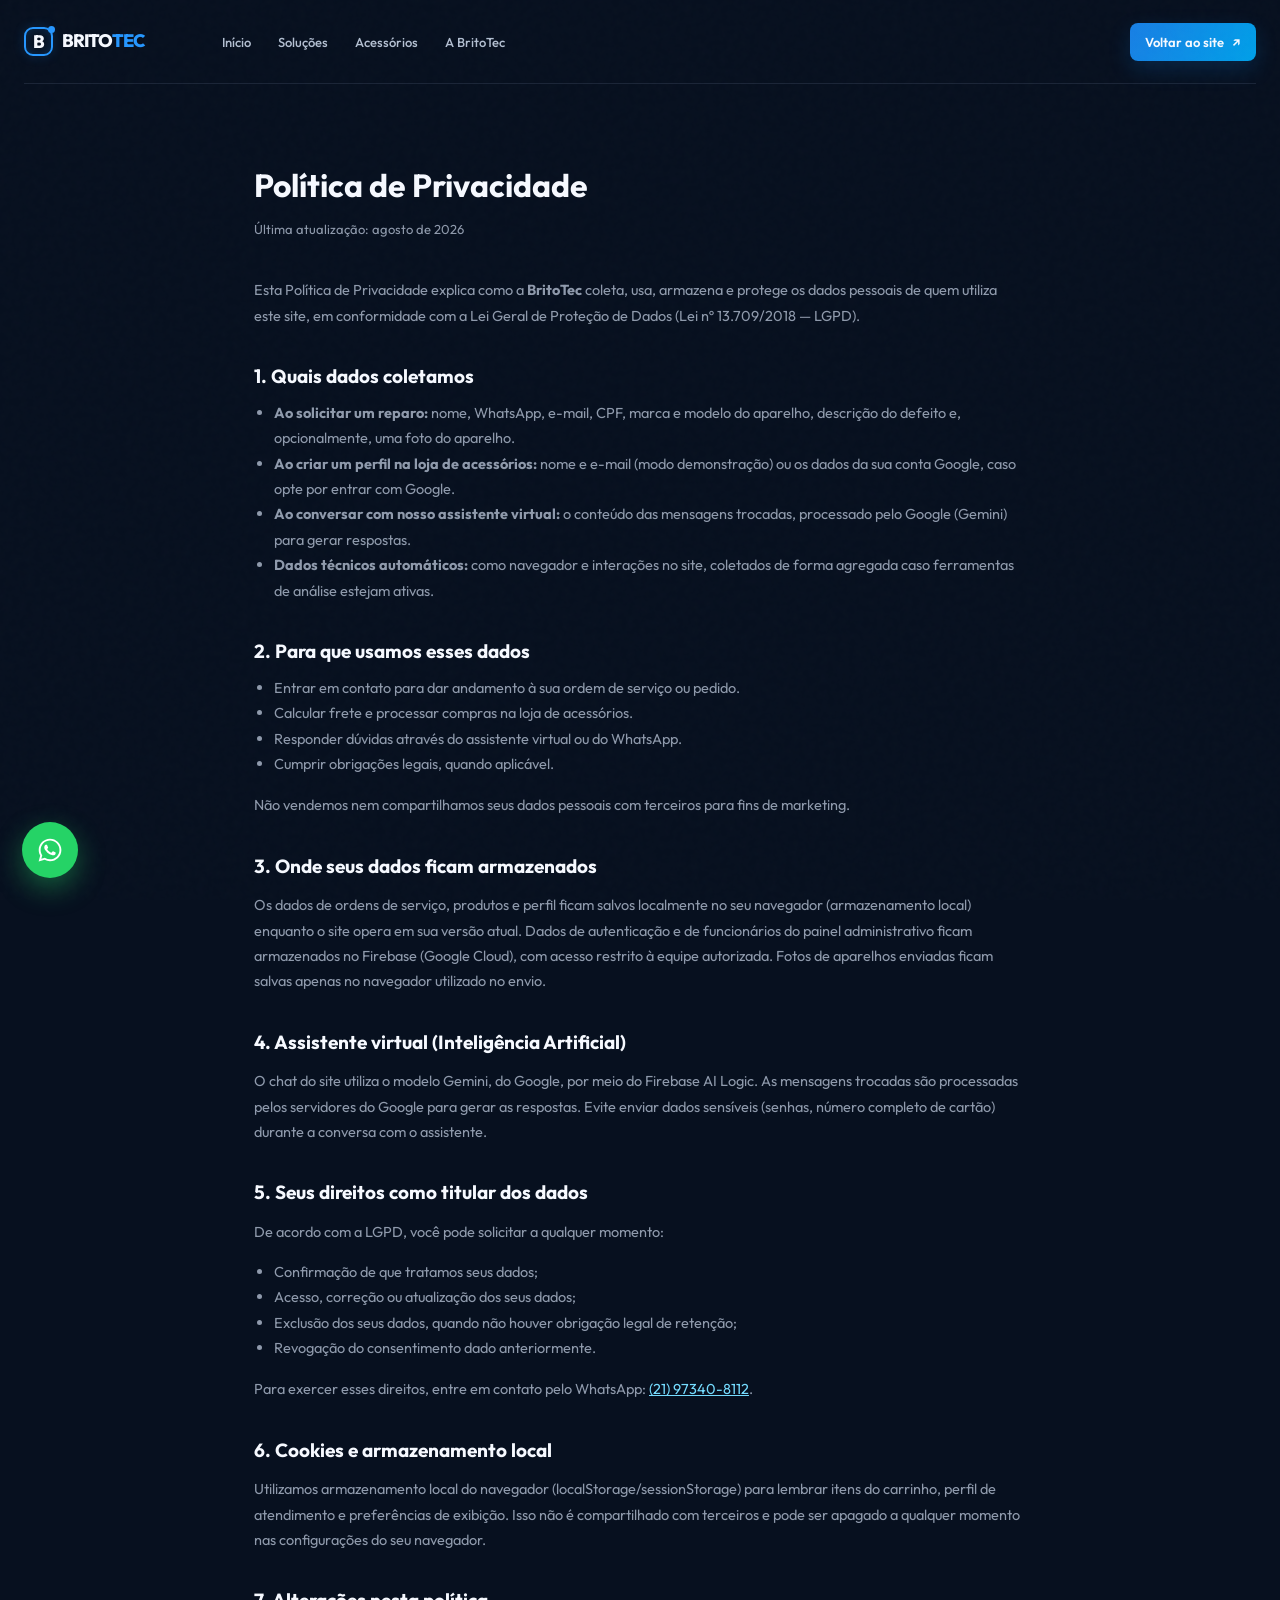
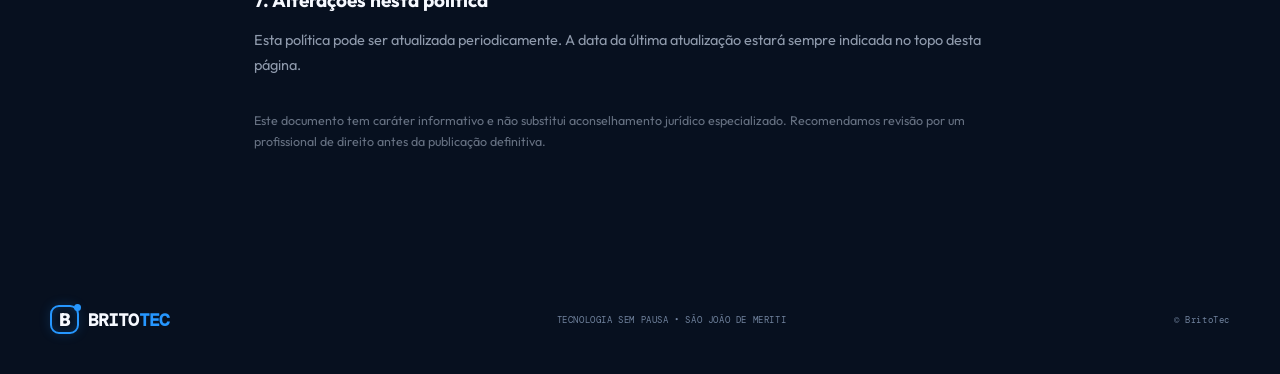
<file: privacidade.html>
<!doctype html>
<html lang="pt-BR">
  <head>
    <meta charset="UTF-8" />
    <meta name="viewport" content="width=device-width, initial-scale=1.0" />
    <meta name="theme-color" content="#07101f" />
    <title>Política de Privacidade — BritoTec</title>
    <meta name="description" content="Como a BritoTec coleta, usa e protege os dados pessoais dos clientes, em conformidade com a LGPD." />
    <link rel="canonical" href="https://britoisaque.github.io/privacidade.html" />
    <link rel="icon" href="favicon.svg" type="image/svg+xml" />
    <link rel="stylesheet" href="css/style.css" />
  </head>
  <body data-page="privacidade">
    <div class="page-noise"></div>
    <header class="site-header">
      <a class="brand" href="index.html"><span class="brand-mark">B<span></span></span><span><strong>BRITO</strong><em>TEC</em></span></a>
      <button class="menu-toggle" aria-label="Abrir menu" aria-expanded="false"><i></i><i></i></button>
      <nav class="main-nav">
        <a href="index.html">Início</a>
        <a href="index.html#solucoes">Soluções</a>
        <a href="acessorios.html">Acessórios</a>
        <a href="index.html#sobre">A BritoTec</a>
      </nav>
      <div class="header-actions"><a class="header-cta" href="index.html">Voltar ao site <span>↗</span></a></div>
    </header>

    <main class="legal-page">
      <h1>Política de Privacidade</h1>
      <p class="legal-updated">Última atualização: agosto de 2026</p>

      <p>Esta Política de Privacidade explica como a <strong>BritoTec</strong> coleta, usa, armazena e protege os dados pessoais de quem utiliza este site, em conformidade com a Lei Geral de Proteção de Dados (Lei nº 13.709/2018 — LGPD).</p>

      <h2>1. Quais dados coletamos</h2>
      <ul>
        <li><strong>Ao solicitar um reparo:</strong> nome, WhatsApp, e-mail, CPF, marca e modelo do aparelho, descrição do defeito e, opcionalmente, uma foto do aparelho.</li>
        <li><strong>Ao criar um perfil na loja de acessórios:</strong> nome e e-mail (modo demonstração) ou os dados da sua conta Google, caso opte por entrar com Google.</li>
        <li><strong>Ao conversar com nosso assistente virtual:</strong> o conteúdo das mensagens trocadas, processado pelo Google (Gemini) para gerar respostas.</li>
        <li><strong>Dados técnicos automáticos:</strong> como navegador e interações no site, coletados de forma agregada caso ferramentas de análise estejam ativas.</li>
      </ul>

      <h2>2. Para que usamos esses dados</h2>
      <ul>
        <li>Entrar em contato para dar andamento à sua ordem de serviço ou pedido.</li>
        <li>Calcular frete e processar compras na loja de acessórios.</li>
        <li>Responder dúvidas através do assistente virtual ou do WhatsApp.</li>
        <li>Cumprir obrigações legais, quando aplicável.</li>
      </ul>
      <p>Não vendemos nem compartilhamos seus dados pessoais com terceiros para fins de marketing.</p>

      <h2>3. Onde seus dados ficam armazenados</h2>
      <p>Os dados de ordens de serviço, produtos e perfil ficam salvos localmente no seu navegador (armazenamento local) enquanto o site opera em sua versão atual. Dados de autenticação e de funcionários do painel administrativo ficam armazenados no Firebase (Google Cloud), com acesso restrito à equipe autorizada. Fotos de aparelhos enviadas ficam salvas apenas no navegador utilizado no envio.</p>

      <h2>4. Assistente virtual (Inteligência Artificial)</h2>
      <p>O chat do site utiliza o modelo Gemini, do Google, por meio do Firebase AI Logic. As mensagens trocadas são processadas pelos servidores do Google para gerar as respostas. Evite enviar dados sensíveis (senhas, número completo de cartão) durante a conversa com o assistente.</p>

      <h2>5. Seus direitos como titular dos dados</h2>
      <p>De acordo com a LGPD, você pode solicitar a qualquer momento:</p>
      <ul>
        <li>Confirmação de que tratamos seus dados;</li>
        <li>Acesso, correção ou atualização dos seus dados;</li>
        <li>Exclusão dos seus dados, quando não houver obrigação legal de retenção;</li>
        <li>Revogação do consentimento dado anteriormente.</li>
      </ul>
      <p>Para exercer esses direitos, entre em contato pelo WhatsApp: <a data-whatsapp-link href="#" style="color:var(--electric)"><span data-whatsapp-display>(21) 99999-9999</span></a>.</p>

      <h2>6. Cookies e armazenamento local</h2>
      <p>Utilizamos armazenamento local do navegador (localStorage/sessionStorage) para lembrar itens do carrinho, perfil de atendimento e preferências de exibição. Isso não é compartilhado com terceiros e pode ser apagado a qualquer momento nas configurações do seu navegador.</p>

      <h2>7. Alterações nesta política</h2>
      <p>Esta política pode ser atualizada periodicamente. A data da última atualização estará sempre indicada no topo desta página.</p>

      <p style="margin-top:32px;font-size:12.5px;opacity:.7">Este documento tem caráter informativo e não substitui aconselhamento jurídico especializado. Recomendamos revisão por um profissional de direito antes da publicação definitiva.</p>
    </main>

    <footer class="site-footer section-shell"><a class="brand" href="index.html"><span class="brand-mark">B<span></span></span><span><strong>BRITO</strong><em>TEC</em></span></a><p>TECNOLOGIA SEM PAUSA • SÃO JOÃO DE MERITI</p><p>© <span data-current-year></span> BritoTec</p></footer>

    <a class="whatsapp-float" data-whatsapp-link href="#" aria-label="Falar no WhatsApp" target="_blank" rel="noopener">
      <svg viewBox="0 0 448 512"><path d="M380.9 97.1C339 55.1 283.2 32 223.9 32c-122.4 0-222 99.6-222 222 0 39.1 10.2 77.3 29.6 111L0 480l117.7-30.9c32.4 17.7 68.9 27 106.1 27h.1c122.3 0 224.1-99.6 224.1-222 0-59.3-25.2-115-67.1-157zm-157 341.6c-33.2 0-65.7-8.9-94-25.7l-6.7-4-69.8 18.3L72 359.2l-4.4-7c-18.5-29.4-28.2-63.3-28.2-98.2 0-101.7 82.8-184.5 184.6-184.5 49.3 0 95.6 19.2 130.4 54.1 34.8 34.9 56.2 81.2 56.1 130.5 0 101.8-84.9 184.6-186.6 184.6zm101.2-138.2c-5.5-2.8-32.8-16.2-37.9-18-5.1-1.9-8.8-2.8-12.5 2.8-3.7 5.6-14.3 18-17.6 21.8-3.2 3.7-6.5 4.2-12 1.4-32.6-16.3-54-29.1-75.5-66-5.7-9.8 5.7-9.1 16.3-30.3 1.8-3.7.9-6.9-.5-9.7-1.4-2.8-12.5-30.1-17.1-41.2-4.5-10.8-9.1-9.3-12.5-9.5-3.2-.2-6.9-.2-10.6-.2-3.7 0-9.7 1.4-14.8 6.9-5.1 5.6-19.4 19-19.4 46.3 0 27.3 19.9 53.7 22.6 57.4 2.8 3.7 39.1 59.7 94.8 83.8 35.2 15.2 49 16.5 66.6 13.9 10.7-1.6 32.8-13.4 37.4-26.4 4.6-13 4.6-24.1 3.2-26.4-1.3-2.5-5-3.9-10.5-6.6z"/></svg>
    </a>
    <script src="js/site-config.js"></script>
    <script src="js/site-contact.js"></script>
  </body>
</html>
</file>
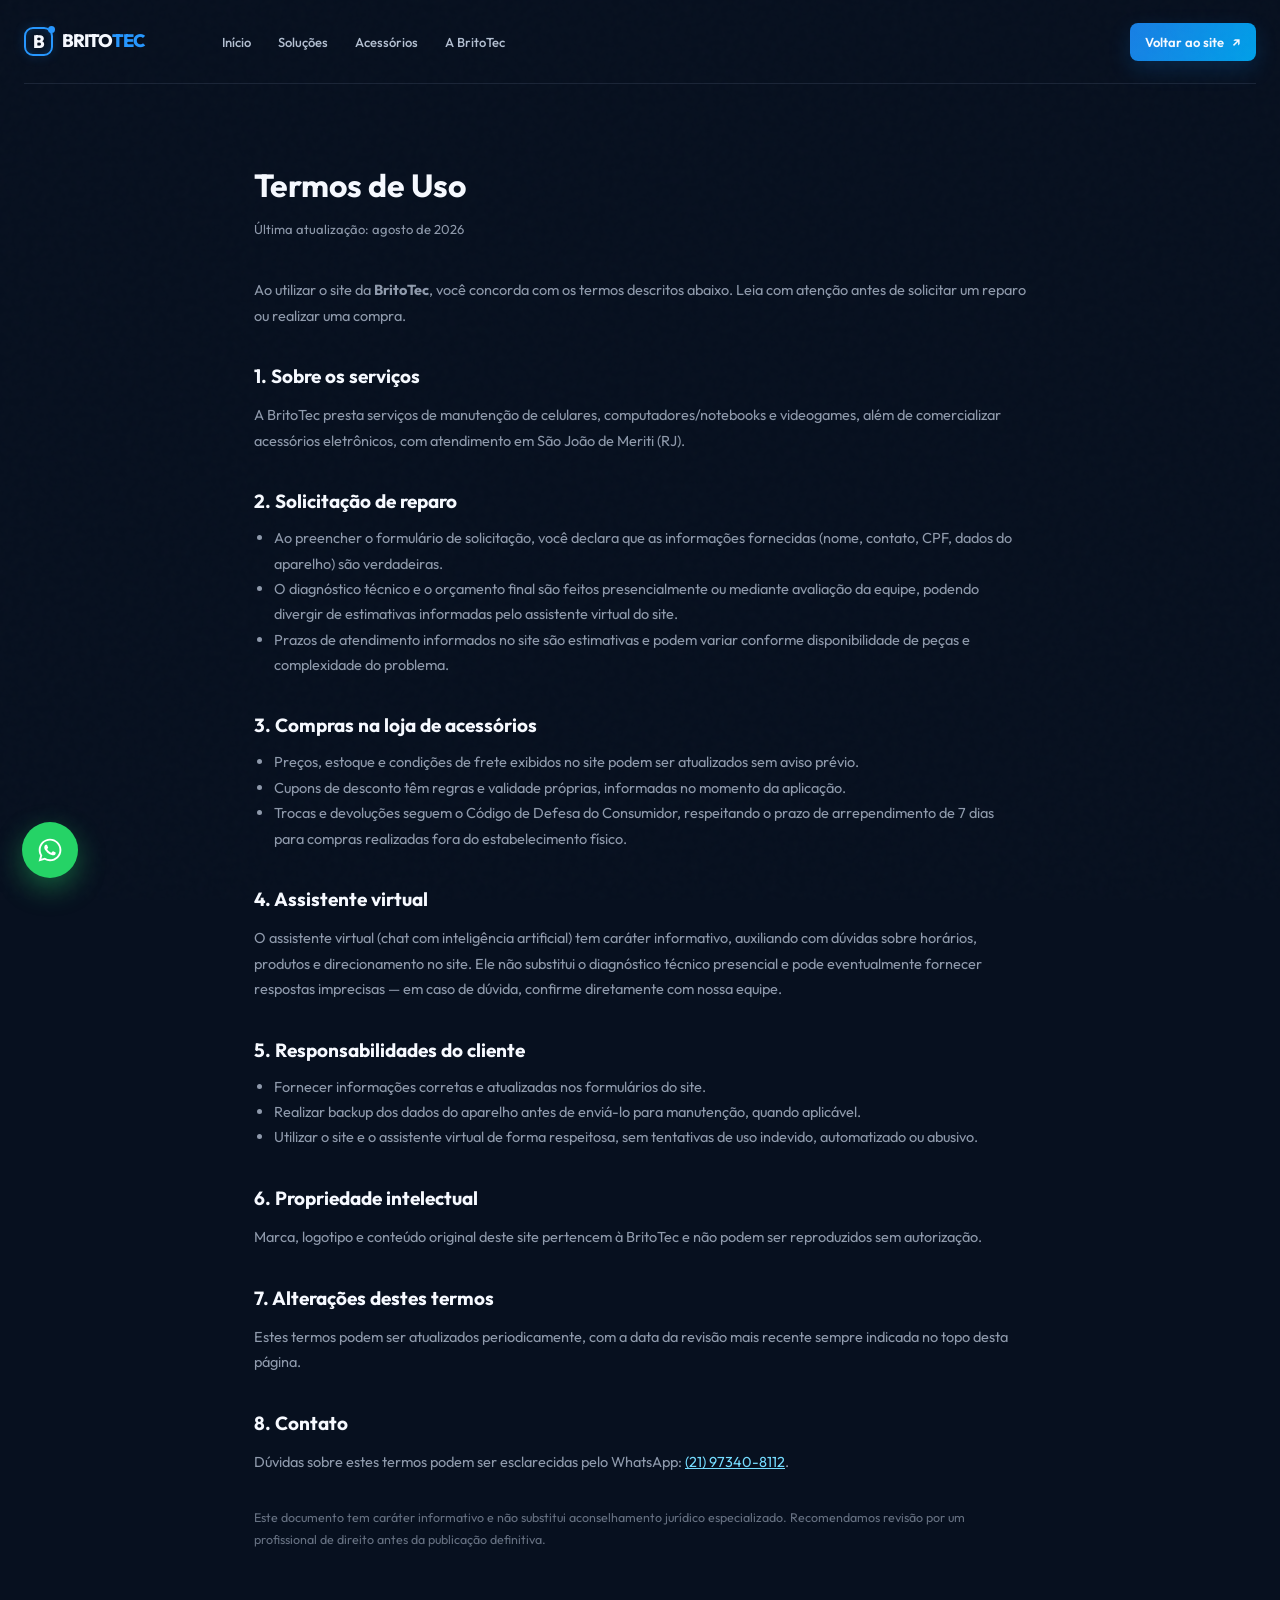
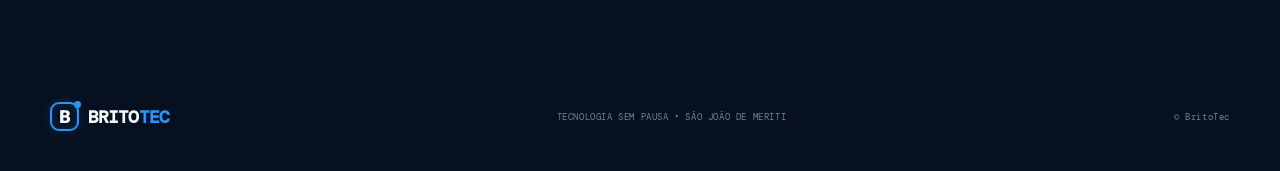
<file: termos.html>
<!doctype html>
<html lang="pt-BR">
  <head>
    <meta charset="UTF-8" />
    <meta name="viewport" content="width=device-width, initial-scale=1.0" />
    <meta name="theme-color" content="#07101f" />
    <title>Termos de Uso — BritoTec</title>
    <meta name="description" content="Condições de uso do site, serviços de reparo e loja de acessórios da BritoTec." />
    <link rel="canonical" href="https://britoisaque.github.io/termos.html" />
    <link rel="icon" href="favicon.svg" type="image/svg+xml" />
    <link rel="stylesheet" href="css/style.css" />
  </head>
  <body data-page="termos">
    <div class="page-noise"></div>
    <header class="site-header">
      <a class="brand" href="index.html"><span class="brand-mark">B<span></span></span><span><strong>BRITO</strong><em>TEC</em></span></a>
      <button class="menu-toggle" aria-label="Abrir menu" aria-expanded="false"><i></i><i></i></button>
      <nav class="main-nav">
        <a href="index.html">Início</a>
        <a href="index.html#solucoes">Soluções</a>
        <a href="acessorios.html">Acessórios</a>
        <a href="index.html#sobre">A BritoTec</a>
      </nav>
      <div class="header-actions"><a class="header-cta" href="index.html">Voltar ao site <span>↗</span></a></div>
    </header>

    <main class="legal-page">
      <h1>Termos de Uso</h1>
      <p class="legal-updated">Última atualização: agosto de 2026</p>

      <p>Ao utilizar o site da <strong>BritoTec</strong>, você concorda com os termos descritos abaixo. Leia com atenção antes de solicitar um reparo ou realizar uma compra.</p>

      <h2>1. Sobre os serviços</h2>
      <p>A BritoTec presta serviços de manutenção de celulares, computadores/notebooks e videogames, além de comercializar acessórios eletrônicos, com atendimento em São João de Meriti (RJ).</p>

      <h2>2. Solicitação de reparo</h2>
      <ul>
        <li>Ao preencher o formulário de solicitação, você declara que as informações fornecidas (nome, contato, CPF, dados do aparelho) são verdadeiras.</li>
        <li>O diagnóstico técnico e o orçamento final são feitos presencialmente ou mediante avaliação da equipe, podendo divergir de estimativas informadas pelo assistente virtual do site.</li>
        <li>Prazos de atendimento informados no site são estimativas e podem variar conforme disponibilidade de peças e complexidade do problema.</li>
      </ul>

      <h2>3. Compras na loja de acessórios</h2>
      <ul>
        <li>Preços, estoque e condições de frete exibidos no site podem ser atualizados sem aviso prévio.</li>
        <li>Cupons de desconto têm regras e validade próprias, informadas no momento da aplicação.</li>
        <li>Trocas e devoluções seguem o Código de Defesa do Consumidor, respeitando o prazo de arrependimento de 7 dias para compras realizadas fora do estabelecimento físico.</li>
      </ul>

      <h2>4. Assistente virtual</h2>
      <p>O assistente virtual (chat com inteligência artificial) tem caráter informativo, auxiliando com dúvidas sobre horários, produtos e direcionamento no site. Ele não substitui o diagnóstico técnico presencial e pode eventualmente fornecer respostas imprecisas — em caso de dúvida, confirme diretamente com nossa equipe.</p>

      <h2>5. Responsabilidades do cliente</h2>
      <ul>
        <li>Fornecer informações corretas e atualizadas nos formulários do site.</li>
        <li>Realizar backup dos dados do aparelho antes de enviá-lo para manutenção, quando aplicável.</li>
        <li>Utilizar o site e o assistente virtual de forma respeitosa, sem tentativas de uso indevido, automatizado ou abusivo.</li>
      </ul>

      <h2>6. Propriedade intelectual</h2>
      <p>Marca, logotipo e conteúdo original deste site pertencem à BritoTec e não podem ser reproduzidos sem autorização.</p>

      <h2>7. Alterações destes termos</h2>
      <p>Estes termos podem ser atualizados periodicamente, com a data da revisão mais recente sempre indicada no topo desta página.</p>

      <h2>8. Contato</h2>
      <p>Dúvidas sobre estes termos podem ser esclarecidas pelo WhatsApp: <a data-whatsapp-link href="#" style="color:var(--electric)"><span data-whatsapp-display>(21) 99999-9999</span></a>.</p>

      <p style="margin-top:32px;font-size:12.5px;opacity:.7">Este documento tem caráter informativo e não substitui aconselhamento jurídico especializado. Recomendamos revisão por um profissional de direito antes da publicação definitiva.</p>
    </main>

    <footer class="site-footer section-shell"><a class="brand" href="index.html"><span class="brand-mark">B<span></span></span><span><strong>BRITO</strong><em>TEC</em></span></a><p>TECNOLOGIA SEM PAUSA • SÃO JOÃO DE MERITI</p><p>© <span data-current-year></span> BritoTec</p></footer>

    <a class="whatsapp-float" data-whatsapp-link href="#" aria-label="Falar no WhatsApp" target="_blank" rel="noopener">
      <svg viewBox="0 0 448 512"><path d="M380.9 97.1C339 55.1 283.2 32 223.9 32c-122.4 0-222 99.6-222 222 0 39.1 10.2 77.3 29.6 111L0 480l117.7-30.9c32.4 17.7 68.9 27 106.1 27h.1c122.3 0 224.1-99.6 224.1-222 0-59.3-25.2-115-67.1-157zm-157 341.6c-33.2 0-65.7-8.9-94-25.7l-6.7-4-69.8 18.3L72 359.2l-4.4-7c-18.5-29.4-28.2-63.3-28.2-98.2 0-101.7 82.8-184.5 184.6-184.5 49.3 0 95.6 19.2 130.4 54.1 34.8 34.9 56.2 81.2 56.1 130.5 0 101.8-84.9 184.6-186.6 184.6zm101.2-138.2c-5.5-2.8-32.8-16.2-37.9-18-5.1-1.9-8.8-2.8-12.5 2.8-3.7 5.6-14.3 18-17.6 21.8-3.2 3.7-6.5 4.2-12 1.4-32.6-16.3-54-29.1-75.5-66-5.7-9.8 5.7-9.1 16.3-30.3 1.8-3.7.9-6.9-.5-9.7-1.4-2.8-12.5-30.1-17.1-41.2-4.5-10.8-9.1-9.3-12.5-9.5-3.2-.2-6.9-.2-10.6-.2-3.7 0-9.7 1.4-14.8 6.9-5.1 5.6-19.4 19-19.4 46.3 0 27.3 19.9 53.7 22.6 57.4 2.8 3.7 39.1 59.7 94.8 83.8 35.2 15.2 49 16.5 66.6 13.9 10.7-1.6 32.8-13.4 37.4-26.4 4.6-13 4.6-24.1 3.2-26.4-1.3-2.5-5-3.9-10.5-6.6z"/></svg>
    </a>
    <script src="js/site-config.js"></script>
    <script src="js/site-contact.js"></script>
  </body>
</html>
</file>
<file: css/style.css>
@import url('https://fonts.googleapis.com/css2?family=DM+Mono:wght@400;500&family=Outfit:wght@400;500;600;700;800&display=swap');

/* Garante que qualquer elemento marcado como "hidden" fique realmente escondido,
   mesmo quando outra classe define display:grid/flex/block para ele. */
[hidden]{display:none!important}

:root{--ink:#07101f;--ink-2:#0d1930;--blue:#2697ff;--electric:#75dcff;--white:#f6f9ff;--muted:#8f9aac;--line:rgba(204,221,243,.16);--card:rgba(17,31,53,.63);--font:'Outfit',Arial,sans-serif;--mono:'DM Mono',monospace}*{box-sizing:border-box}html{scroll-behavior:smooth}body{margin:0;background:var(--ink);color:var(--white);font-family:var(--font);overflow-x:hidden}.page-noise{pointer-events:none;position:fixed;z-index:20;inset:0;opacity:.03;background-image:url("data:image/svg+xml,%3Csvg viewBox='0 0 180 180' xmlns='http://www.w3.org/2000/svg'%3E%3Cfilter id='n'%3E%3CfeTurbulence type='fractalNoise' baseFrequency='.7' numOctaves='3' stitchTiles='stitch'/%3E%3C/filter%3E%3Crect width='100%25' height='100%25' filter='url(%23n)' opacity='.6'/%3E%3C/svg%3E")}.section-shell{width:min(1180px,calc(100% - 48px));margin-inline:auto}.orbit{position:absolute;border:1px solid rgba(65,159,255,.16);width:630px;aspect-ratio:1;border-radius:50%;filter:drop-shadow(0 0 60px rgba(0,133,255,.08));pointer-events:none}.orbit-one{top:60px;right:-330px}.orbit-two{top:480px;left:-420px;width:740px}.site-header{height:84px;display:flex;align-items:center;gap:30px;width:min(1280px,calc(100% - 48px));margin:auto;position:relative;z-index:10;border-bottom:1px solid rgba(188,211,244,.11)}.brand{display:flex;align-items:center;gap:9px;color:var(--white);text-decoration:none;letter-spacing:-.9px;font-size:18px;line-height:.8}.brand strong{font-weight:800}.brand em{font-style:normal;color:var(--blue);font-weight:800}.brand-mark{width:29px;height:29px;border:2px solid var(--blue);border-radius:9px;display:grid;place-items:center;font:800 18px/1 var(--font);color:var(--white);position:relative;box-shadow:inset 0 0 11px rgba(32,145,255,.2),0 0 12px rgba(31,146,255,.18)}.brand-mark span{height:7px;width:7px;border-radius:50%;background:var(--blue);position:absolute;right:-4px;top:-3px}.main-nav{display:flex;gap:27px;margin-left:48px}.main-nav a,.profile-button,.cart-button{border:0;background:transparent;color:#b4c0d2;font:500 13px var(--font);text-decoration:none;transition:color .25s}.main-nav a:hover,.main-nav a.active{color:white}.header-actions{display:flex;align-items:center;gap:15px;margin-left:auto}.profile-button,.cart-button{cursor:pointer;display:flex;align-items:center;gap:7px;padding:8px 0}.profile-icon{color:var(--blue);font-size:14px}.header-cta{color:var(--white);font:600 13px var(--font);text-decoration:none;padding:11px 15px;border-radius:8px;background:linear-gradient(120deg,#197fe4,#00a0e8);box-shadow:0 8px 22px rgba(11,135,246,.18);transition:transform .2s}.header-cta:hover{transform:translateY(-2px)}.header-cta span{margin-left:5px}.cart-button{padding:9px 11px;border:1px solid var(--line);border-radius:8px;color:#e5edf9}.cart-button span{background:var(--blue);color:#07101f;border-radius:50%;font:bold 10px var(--mono);min-width:17px;height:17px;display:grid;place-items:center}.menu-toggle{display:none}

.hero{min-height:650px;display:grid;grid-template-columns:1.02fr .98fr;align-items:center;position:relative;padding-block:70px}.hero-copy{max-width:610px;position:relative;z-index:2}.eyebrow,.section-kicker{font:500 10px var(--mono);letter-spacing:1.5px;color:var(--electric);margin:0 0 19px}.eyebrow{color:#a9c1df;display:flex;align-items:center;gap:8px}.pulse-dot{width:7px;height:7px;background:#36e9aa;border-radius:50%;box-shadow:0 0 0 5px rgba(54,233,170,.12);animation:pulse 1.8s infinite}.hero h1,.shop-heading h1,.repair-intro h1{font-size:clamp(50px,6.3vw,82px);line-height:.93;letter-spacing:-4.2px;margin:0;font-weight:800}.hero h1 span,.story-copy h2 span,.section-heading h2 span,.repair-intro h1 span,.request-panel h2 span,.shop-heading h1 span,.shop-banner h2 span,.auth-modal h2 span{color:var(--blue)}.hero-copy>p{color:#aebbd0;font-size:17px;line-height:1.65;max-width:450px;margin:25px 0 29px}.hero-actions{display:flex;align-items:center;gap:13px}.button{border:0;text-decoration:none;cursor:pointer;font:600 14px var(--font);display:inline-flex;align-items:center;justify-content:center;gap:20px;padding:14px 19px;border-radius:8px;transition:transform .25s,box-shadow .25s}.button:hover{transform:translateY(-2px)}.button.primary{color:#061324;background:linear-gradient(100deg,#33a4ff,#69d9ff);box-shadow:0 10px 28px rgba(25,153,255,.24)}.button.primary span{font-size:19px;line-height:.5}.button.ghost{color:#d5e1f2;background:transparent;padding-inline:7px}.play-icon{height:23px;width:23px;border:1px solid #617491;display:grid;place-items:center;border-radius:50%;font-size:8px}.social-proof{display:flex;align-items:center;gap:13px;margin-top:50px}.avatar-stack{display:flex}.avatar-stack span{display:grid;place-items:center;width:26px;height:26px;border-radius:50%;border:2px solid var(--ink);margin-left:-7px;background:#526987;font:600 9px var(--mono);color:white}.avatar-stack span:first-child{margin:0;background:#d68865}.avatar-stack span:nth-child(2){background:#78a6a1}.avatar-stack span:nth-child(3){background:#846da4}.avatar-stack span:last-child{background:#2697ff}.social-proof p{font-size:11px;line-height:1.45;color:#8290a6;margin:0}.social-proof strong{color:#d3deed;font-weight:500}.hero-visual{height:485px;position:relative;perspective:900px}.visual-grid{position:absolute;inset:30px 0;background:linear-gradient(90deg,transparent 49.5%,rgba(99,171,251,.13) 50%,transparent 50.5%),linear-gradient(transparent 49.5%,rgba(99,171,251,.13) 50%,transparent 50.5%);background-size:54px 54px;mask-image:radial-gradient(circle,black 10%,transparent 69%);transform:rotateX(62deg) scale(1.3);transform-origin:center bottom}.glow-sphere{position:absolute;width:335px;height:335px;border-radius:50%;background:radial-gradient(circle,#1675d2 0%,rgba(6,50,111,.55) 32%,transparent 68%);filter:blur(10px);left:50%;top:90px;transform:translateX(-50%)}.tech-phone{width:224px;height:417px;border:8px solid #182945;background:#07101f;border-radius:32px;position:absolute;left:50%;top:18px;transform:translateX(-48%) rotate(7deg);box-shadow:-25px 25px 35px rgba(0,0,0,.38),inset 0 0 0 1px #3970a4,0 0 33px rgba(42,148,255,.23);animation:float 5.5s ease-in-out infinite}.phone-speaker{height:5px;width:58px;background:#263a59;border-radius:6px;position:absolute;top:8px;left:50%;transform:translateX(-50%);z-index:2}.phone-screen{margin:7px;height:387px;border-radius:22px;overflow:hidden;background:radial-gradient(circle at 78% 26%,#2059a5,transparent 32%),linear-gradient(135deg,#112a4b,#060e1c 70%);padding:18px 16px;position:relative}.screen-top{display:flex;justify-content:space-between;color:#b6dcff;font:8px var(--mono)}.screen-logo{font-size:82px;font-weight:800;color:#dff3ff;line-height:1;margin-top:57px;text-shadow:0 0 16px #39aaff}.screen-logo span{color:var(--blue)}.screen-line{height:3px;background:#68beff;width:77px;margin:18px 0 6px;box-shadow:0 0 7px #2495ff}.screen-line.short{width:48px;opacity:.4;margin-top:0}.screen-status{position:absolute;bottom:25px;left:16px;right:16px;border-top:1px solid rgba(123,188,246,.4);padding-top:9px;display:flex;justify-content:space-between;font:8px var(--mono);color:#90b9e2}.screen-status strong{color:#48d4ff}.scan-line{position:absolute;height:2px;background:white;opacity:.65;box-shadow:0 0 12px 3px #22a5ff;width:100%;left:0;top:25%;animation:scan 3s linear infinite}.floating-card{position:absolute;backdrop-filter:blur(12px);background:rgba(13,28,52,.67);border:1px solid rgba(136,198,255,.28);box-shadow:0 13px 33px rgba(0,0,0,.2);border-radius:11px;padding:14px;z-index:2}.floating-card small{font:9px var(--mono);display:block;color:#86bce9;letter-spacing:1.2px;margin-bottom:5px}.floating-card strong{font-size:14px;line-height:1.1;display:block}.card-symbol{color:#61c7ff;font-size:16px;float:right}.card-precision{top:85px;left:4%;width:137px;animation:float 6s .3s ease-in-out infinite}.card-speed{bottom:45px;right:0;width:145px;animation:float 6s 1.2s ease-in-out infinite}.card-speed i{display:block;font:9px var(--mono);color:#9fb4cf;margin-top:4px}.card-status{bottom:28px;left:21%;font:9px var(--mono);padding:8px 11px;color:#aac6e4}.status-light{display:inline-block;width:6px;height:6px;margin-right:6px;border-radius:50%;background:#36e9aa;box-shadow:0 0 7px #36e9aa}

.metrics{display:grid;grid-template-columns:repeat(3,1fr);gap:18px;padding:35px 0 60px;border-top:1px solid var(--line);position:relative}.metric{min-height:92px;border-right:1px solid var(--line);padding-left:25px;display:flex;align-items:center;gap:15px}.metric:first-child{padding-left:0}.metric:last-of-type{border:0}.metric strong{font-size:43px;letter-spacing:-2px;line-height:1}.metric strong span{color:var(--blue);font-size:21px}.metric p{color:#9cacc1;font-size:12px;line-height:1.35;margin:0}.metric-note{position:absolute;bottom:22px;right:0;color:#64758e;font-size:9px;margin:0}.services{padding:80px 0 100px}.section-heading{display:flex;justify-content:space-between;align-items:end;margin-bottom:36px}.section-heading h2,.story-copy h2,.shop-banner h2{font-size:43px;letter-spacing:-2px;line-height:.98;margin:0}.section-heading>p{width:330px;color:#9dabbe;line-height:1.55;font-size:14px;margin:0 10px 2px}.service-grid{display:grid;grid-template-columns:repeat(3,1fr);gap:16px}.service-card{min-height:323px;position:relative;overflow:hidden;text-decoration:none;color:var(--white);padding:25px;border:1px solid rgba(166,200,239,.14);background:linear-gradient(155deg,rgba(24,44,75,.82),rgba(10,20,37,.67));border-radius:11px;transition:transform .3s,border-color .3s,background .3s}.service-card:hover{transform:translateY(-8px);border-color:rgba(90,179,255,.65);background:linear-gradient(155deg,rgba(31,66,109,.9),rgba(10,20,37,.85))}.service-card.featured{background:linear-gradient(145deg,#104a85,#0b1f3b 73%)}.card-number{position:absolute;right:21px;top:20px;font:10px var(--mono);color:#7d9ec2}.service-icon{height:82px;width:82px;margin:11px 0 40px;position:relative;border:1px solid rgba(111,195,255,.45);background:rgba(48,150,255,.1);border-radius:20px;box-shadow:0 0 32px rgba(31,148,255,.13),inset 0 0 22px rgba(30,130,255,.12)}.service-icon:after{content:'';position:absolute;border:1px solid rgba(113,199,255,.4);inset:8px;border-radius:15px}.phone-icon i{position:absolute;width:29px;height:52px;border:2px solid #9ee4ff;border-radius:7px;left:25px;top:14px;z-index:1}.phone-icon i:after{content:'';width:9px;height:2px;background:#9ee4ff;position:absolute;left:8px;top:4px}.pc-icon i{z-index:1;position:absolute;width:44px;height:31px;border:2px solid #9ee4ff;border-radius:3px;top:19px;left:18px}.pc-icon i:after{content:'';position:absolute;width:25px;border-bottom:2px solid #9ee4ff;bottom:-11px;left:8px}.game-icon i{z-index:1;position:absolute;width:49px;height:29px;border:2px solid #9ee4ff;border-radius:17px 17px 12px 12px;top:25px;left:15px}.game-icon i:after{content:'+';font:bold 18px Arial;color:#9ee4ff;position:absolute;left:8px;top:2px}.service-card h3{font-size:25px;letter-spacing:-.6px;margin:0 0 8px}.service-card>p{font-size:13px;line-height:1.45;color:#a6b7cc;margin:0;max-width:220px}.card-link{position:absolute;bottom:24px;left:25px;font:500 12px var(--mono);color:#68c8ff}.card-link b{font-size:17px;margin-left:7px}.story-band{position:relative;background:linear-gradient(90deg,rgba(23,61,103,.48),rgba(9,23,44,.18));border-block:1px solid var(--line);overflow:hidden}.story{display:grid;grid-template-columns:1fr 1fr;gap:80px;align-items:center;min-height:455px}.story-art{height:360px;position:relative}.art-circle,.art-ring,.art-core{position:absolute;border-radius:50%;left:50%;top:50%;transform:translate(-50%,-50%)}.art-circle{height:250px;width:250px;background:radial-gradient(circle,rgba(40,155,255,.64),rgba(24,65,129,.14) 52%,transparent 70%);filter:blur(4px)}.art-ring{height:240px;width:240px;border:1px solid rgba(102,197,255,.55);box-shadow:0 0 35px rgba(43,165,255,.2);animation:spin 15s linear infinite}.art-ring:before,.art-ring:after{content:'';position:absolute;height:12px;width:12px;border-radius:50%;background:#7ce3ff;box-shadow:0 0 15px #33b9ff}.art-ring:before{left:16px;top:31px}.art-ring:after{bottom:19px;right:28px}.art-core{height:94px;width:94px;border:1px solid rgba(162,226,255,.7);background:rgba(11,57,107,.64);display:grid;place-items:center;color:white;font-size:64px;font-weight:800;line-height:.5;box-shadow:0 0 30px rgba(63,167,255,.31),inset 0 0 20px rgba(43,168,255,.3)}.art-core small{position:absolute;bottom:12px;font:9px var(--mono);letter-spacing:3px;color:#81dfff}.art-tag{font:9px var(--mono);letter-spacing:1px;color:#95d8ff;position:absolute;border:1px solid rgba(110,206,255,.35);background:rgba(13,49,87,.42);padding:8px}.tag-one{top:60px;left:23%}.tag-two{bottom:69px;right:18%}.story-copy>p:not(.section-kicker){color:#aebdd1;font-size:15px;line-height:1.6;max-width:450px;margin:22px 0}.text-link{color:#7dd7ff;text-decoration:none;font:500 13px var(--mono)}.text-link span{font-size:18px;margin-left:8px}.cta-strip{padding:42px 0 66px;display:flex;justify-content:space-between;border-bottom:1px solid var(--line);align-items:center}.cta-strip p{font-size:28px;letter-spacing:-1px;margin:0}.cta-strip a{color:#82dcff;font:600 14px var(--mono);text-decoration:none}.cta-strip a span{font-size:20px;margin-left:7px}.site-footer{min-height:108px;display:flex;align-items:center;justify-content:space-between;color:#71839e;font:9px var(--mono);letter-spacing:.6px}.site-footer p{margin:0}

.repair-page{padding:40px 0 86px}.back-link{font:11px var(--mono);color:#95b9df;text-decoration:none;display:inline-block;margin:5px 0 39px}.repair-layout{display:grid;grid-template-columns:1fr 470px;gap:90px}.repair-intro{padding-top:25px}.repair-intro h1{font-size:clamp(43px,5vw,67px);letter-spacing:-3.3px}.repair-intro>p:not(.section-kicker){color:#a7b7cb;line-height:1.62;font-size:16px;max-width:510px;margin:23px 0 25px}.repair-points{display:flex;gap:24px;border-top:1px solid var(--line);padding-top:22px}.repair-points>div{display:flex;gap:9px;width:50%}.repair-points>div>span{color:#62c8ff;font-size:19px}.repair-points p{font-size:11px;color:#8d9db1;line-height:1.4;margin:0}.repair-points strong{color:#d7e5f5;display:block;font-size:12px}.repair-art{height:210px;position:relative;margin-top:46px;overflow:hidden;border-radius:9px;border:1px solid rgba(98,175,243,.19);background:radial-gradient(circle at 49% 50%,rgba(24,132,237,.3),transparent 42%),linear-gradient(140deg,#0c294b,#08162a)}.repair-art:before{content:'';position:absolute;inset:0;background:linear-gradient(90deg,transparent 49.6%,rgba(127,204,255,.18) 50%,transparent 50.4%),linear-gradient(transparent 49.6%,rgba(127,204,255,.18) 50%,transparent 50.4%);background-size:31px 31px;opacity:.7}.repair-art>span{position:absolute;right:21px;top:18px;color:#7fd8ff;font:10px/1.25 var(--mono);letter-spacing:1px}.repair-device{position:absolute;z-index:2;left:50%;top:50%;transform:translate(-50%,-50%);filter:drop-shadow(0 0 15px rgba(75,184,255,.6))}.phone-repair-art .repair-device{height:142px;width:77px;border:3px solid #99e4ff;border-radius:13px;background:#0a2243;transform:translate(-50%,-50%) rotate(20deg)}.phone-repair-art .repair-device div{position:absolute;inset:10px;border:1px solid #41c0ff;background:linear-gradient(135deg,#153f71,#07152e)}.phone-repair-art .repair-device:after{content:'+';position:absolute;color:#b0efff;left:27px;top:53px;font-size:24px}.pc-repair-art .repair-device{width:170px;height:103px;border:3px solid #8ce2ff;background:#092344;border-radius:4px}.pc-repair-art .repair-device div{position:absolute;inset:9px;background:linear-gradient(135deg,#145190,#07162f);border:1px solid #41c0ff}.pc-repair-art .repair-device i{position:absolute;width:80px;border-bottom:4px solid #8ce2ff;bottom:-17px;left:43px}.game-repair-art .repair-device{width:168px;height:90px;border:3px solid #8ce2ff;border-radius:48px 48px 27px 27px;background:#0b2e55}.game-repair-art .repair-device div{height:12px;width:12px;background:#b3ecff;border-radius:50%;position:absolute;right:34px;top:25px;box-shadow:-18px 15px #49caff}.game-repair-art .repair-device i:before{content:'+';font:bold 31px Arial;color:#b3ecff;position:absolute;left:27px;top:21px}.game-repair-art .repair-device b{position:absolute;background:#1e8eff;height:6px;width:6px;border-radius:50%;right:45px;bottom:22px;box-shadow:0 0 11px #2fa6ff}.request-panel{background:linear-gradient(145deg,rgba(20,43,72,.92),rgba(9,20,37,.94));border:1px solid rgba(119,191,250,.24);border-radius:12px;padding:26px 29px;box-shadow:0 22px 50px rgba(0,0,0,.24)}.panel-top{display:flex;justify-content:space-between;color:#81cfff;font:10px var(--mono);letter-spacing:1.2px;padding-bottom:14px;border-bottom:1px solid var(--line)}.panel-top p{margin:0;color:#8298b6}.request-panel h2{font-size:30px;letter-spacing:-1.5px;line-height:.98;margin:22px 0 24px}.service-form label,.quick-profile-form label,.shipping-box label,.coupon-box label{font-size:11px;color:#aebdd0;display:block;margin-bottom:14px}.service-form input,.service-form select,.service-form textarea,.quick-profile-form input,.shipping-box input,.coupon-box input{width:100%;color:#e9f2ff;background:rgba(3,11,24,.42);border:1px solid rgba(135,171,210,.24);border-radius:6px;padding:11px 12px;margin-top:6px;font:13px var(--font);outline:none;transition:border-color .2s,box-shadow .2s}.service-form select{appearance:auto}.service-form textarea{height:63px;resize:vertical}.service-form input:focus,.service-form select:focus,.service-form textarea:focus,.quick-profile-form input:focus,.shipping-box input:focus,.coupon-box input:focus{border-color:#42b7ff;box-shadow:0 0 0 3px rgba(51,166,255,.1)}.form-grid{display:grid;grid-template-columns:1fr 1fr;gap:12px}.consent{display:flex!important;align-items:flex-start;gap:7px;line-height:1.38;color:#8092aa!important;font-size:10px!important;margin:2px 0 17px!important}.consent input{width:auto!important;margin:1px 0 0!important;accent-color:#32a8ff}.form-submit{width:100%;padding-block:12px}.form-hint{text-align:center;color:#71829a;font-size:10px;margin:12px 0 0}

.shop-page{padding:68px 0 90px}.shop-heading{display:flex;justify-content:space-between;align-items:flex-end;padding-bottom:40px;border-bottom:1px solid var(--line)}.shop-heading h1{font-size:clamp(48px,6vw,70px)}.shop-heading>p{color:#a7b8cc;font-size:15px;line-height:1.6;max-width:340px;margin:0 0 3px}.shop-toolbar{display:flex;justify-content:space-between;align-items:center;padding:24px 0}.shop-toolbar>p{font:10px var(--mono);color:#8193aa;margin:0}.filter-list{display:flex;flex-wrap:wrap;gap:8px}.filter{border:1px solid var(--line);border-radius:20px;padding:7px 13px;background:transparent;color:#95a9c1;font:11px var(--font);cursor:pointer;transition:.2s}.filter:hover,.filter.active{background:#1a96eb;border-color:#2fa6fd;color:#fff}.product-grid{display:grid;grid-template-columns:repeat(3,1fr);gap:24px 16px}.product-card{transition:opacity .25s,transform .3s}.product-card.hidden{display:none}.product-image{height:260px;border-radius:9px;overflow:hidden;position:relative;background:#1e5586}.product-image:after{content:'';position:absolute;inset:0;background:linear-gradient(180deg,transparent 55%,rgba(4,13,27,.25))}.product-image img{width:100%;height:100%;object-fit:cover;mix-blend-mode:screen;filter:contrast(1.08) saturate(.86);transition:transform .5s}.product-card:hover img{transform:scale(1.06)}.product-image.lime{background:#547453}.product-image.blue{background:#255878}.product-image.purple{background:#5b467d}.product-image.orange{background:#8b573f}.product-image.teal{background:#376a70}.product-image.red{background:#7f3940}.product-badge{position:absolute;top:12px;left:12px;z-index:2;padding:5px 8px;background:#b8ff59;color:#13230a;border-radius:3px;font:9px var(--mono);letter-spacing:.8px}.product-add{position:absolute;z-index:3;right:12px;bottom:12px;background:#eaf8ff;color:#06213d;border:0;border-radius:50%;width:36px;height:36px;font:300 29px var(--font);cursor:pointer;transition:transform .2s}.product-add:hover{transform:rotate(90deg) scale(1.08)}.product-info{padding:13px 2px 0}.product-info p{font:9px var(--mono);color:#55bfff;letter-spacing:1px;margin:0 0 5px}.product-info h2{font-size:17px;font-weight:500;letter-spacing:-.3px;margin:0 0 9px}.product-info div{display:flex;gap:9px;align-items:baseline}.product-info strong{font-size:15px}.product-info span{color:#8496ad;font-size:10px}.shop-banner{margin-top:90px;min-height:220px;border:1px solid rgba(91,180,247,.3);border-radius:11px;overflow:hidden;position:relative;display:flex;align-items:center;justify-content:space-between;padding:35px 52px;background:radial-gradient(circle at 83% 55%,rgba(28,144,246,.54),transparent 21%),linear-gradient(115deg,#123c69,#0a192e 72%)}.shop-banner:after{content:'';position:absolute;width:360px;height:360px;border:1px solid rgba(167,226,255,.25);border-radius:50%;right:-100px;top:-68px}.shop-banner h2{font-size:38px}.shop-banner>p{position:relative;z-index:1;max-width:255px;color:#adc4dc;font-size:14px;line-height:1.55}.banner-symbol{position:relative;z-index:1;color:#94e4ff;font-size:66px;margin-right:55px;filter:drop-shadow(0 0 19px #3abaff)}

.drawer-shade{opacity:0;visibility:hidden;position:fixed;inset:0;background:rgba(0,8,19,.61);backdrop-filter:blur(3px);z-index:39;transition:.3s}.cart-drawer{z-index:40;position:fixed;top:0;right:0;width:min(440px,100%);height:100vh;background:#0b1729;border-left:1px solid rgba(131,191,247,.26);box-shadow:-20px 0 45px rgba(0,0,0,.36);padding:28px;display:flex;flex-direction:column;transform:translateX(105%);transition:transform .35s}.cart-drawer.open{transform:none}.drawer-shade.open{opacity:1;visibility:visible}.cart-head{display:flex;justify-content:space-between;align-items:flex-start;padding-bottom:20px;border-bottom:1px solid var(--line)}.cart-head h2{font-size:28px;letter-spacing:-1px;margin:0}.drawer-close,.modal-close{border:0;background:transparent;color:#d5e7fa;cursor:pointer;font-size:30px;line-height:.6;padding:4px}.cart-items{overflow:auto;flex:1;padding-top:13px}.cart-line{display:grid;grid-template-columns:66px 1fr auto;gap:11px;align-items:center;padding:10px 0;border-bottom:1px solid rgba(139,175,211,.13)}.cart-line img{width:66px;height:58px;border-radius:6px;object-fit:cover}.cart-line h3{font-size:14px;margin:0 0 4px;font-weight:500}.cart-line strong{font:11px var(--mono);color:#82d8ff}.cart-line .quantity{display:flex;align-items:center;gap:7px;margin-top:7px}.quantity button,.line-remove{border:0;background:transparent;color:#94acc9;cursor:pointer;font:16px var(--font);padding:0}.quantity span{font:11px var(--mono);color:#e3efff}.line-remove{align-self:start;font-size:19px}.cart-empty{display:none;flex:1;place-items:center;text-align:center;color:#8ea4bd;font-size:14px}.cart-empty span{display:block;color:#56c7ff;font-size:53px;margin-bottom:10px}.cart-empty button{background:none;border:0;color:#6cd1ff;font:12px var(--mono);cursor:pointer}.cart-drawer.empty .cart-empty{display:grid}.cart-drawer.empty .cart-bottom{display:none}.cart-bottom{padding-top:15px}.shipping-box,.coupon-box{border:1px solid rgba(129,183,235,.19);border-radius:7px;padding:12px;margin-bottom:11px}.shipping-box label,.coupon-box label{margin:0;color:#d4e1f1}.shipping-box label{position:relative;padding-right:77px}.shipping-box label input{margin-bottom:0}.shipping-box>button{position:absolute;right:41px;margin-top:-35px;border:0;color:#56c7ff;background:transparent;font:11px var(--mono);cursor:pointer}.shipping-box p,.coupon-box p{font-size:10px;color:#8297af;margin:8px 0 0;line-height:1.3}.coupon-box label>div{display:flex;gap:8px}.coupon-box input{margin-bottom:0}.coupon-box button{border:0;background:#1f89d8;color:white;border-radius:5px;padding:0 12px;font:10px var(--font);cursor:pointer;margin-top:6px}.coupon-box b{color:#6bd5ff;font-family:var(--mono)}.cart-totals{margin:16px 0}.cart-totals div{display:flex;justify-content:space-between;color:#9eb0c7;font-size:12px;margin:8px 0}.cart-totals dt,.cart-totals dd{margin:0}.cart-totals .total{margin-top:13px;padding-top:13px;border-top:1px solid var(--line);color:#e7f1fd;font-weight:600;font-size:15px}.checkout{width:100%;padding-block:13px}

.modal-backdrop{position:fixed;inset:0;z-index:50;background:rgba(0,7,18,.72);backdrop-filter:blur(7px);display:grid;place-items:center;padding:18px;opacity:0;visibility:hidden;transition:.25s}.modal-backdrop.open{opacity:1;visibility:visible}.auth-modal{width:min(450px,100%);max-height:calc(100vh - 36px);overflow:auto;position:relative;padding:34px;background:linear-gradient(145deg,#122b4d,#081426);border:1px solid rgba(124,196,255,.35);border-radius:13px;box-shadow:0 22px 70px rgba(0,0,0,.55)}.modal-close{position:absolute;right:19px;top:18px}.auth-modal h2{font-size:35px;letter-spacing:-1.8px;line-height:.94;margin:0}.modal-description{color:#a7b6c8;font-size:14px;line-height:1.45;margin:18px 0}.google-button{width:100%;border:1px solid rgba(183,211,241,.28);border-radius:7px;background:#f8fbff;color:#0e1a2d;padding:13px;cursor:pointer;font:600 13px var(--font)}.google-g{font:bold 17px Arial;color:#4285f4;margin-right:9px}.modal-separator{display:flex;align-items:center;gap:9px;color:#8091a5;font-size:10px;margin:17px 0}.modal-separator:before,.modal-separator:after{content:'';height:1px;flex:1;background:var(--line)}.quick-profile-form .button{width:100%;margin-top:3px}.auth-note{color:#64778e;font-size:10px;text-align:center;line-height:1.4;margin:14px 0 0}.toast{position:fixed;z-index:70;bottom:23px;left:50%;transform:translate(-50%,30px);opacity:0;visibility:hidden;padding:12px 18px;border:1px solid rgba(99,207,255,.35);border-radius:7px;background:#102944;color:#eaf7ff;box-shadow:0 15px 35px rgba(0,0,0,.32);font:12px var(--font);transition:.27s}.toast.show{opacity:1;visibility:visible;transform:translate(-50%,0)}.reveal{opacity:0;transform:translateY(20px);transition:opacity .7s ease,transform .7s ease}.reveal.visible{opacity:1;transform:none}.delay-1{transition-delay:.12s}.delay-2{transition-delay:.24s}@keyframes pulse{50%{box-shadow:0 0 0 9px rgba(54,233,170,0)}}@keyframes float{50%{transform:translate(-48%,-12px) rotate(4deg)}}@keyframes scan{0%{top:15%;opacity:0}15%,85%{opacity:.65}100%{top:92%;opacity:0}}@keyframes spin{to{transform:translate(-50%,-50%) rotate(360deg)}}

@media (max-width:850px){.site-header{width:min(100% - 32px,650px);height:72px}.menu-toggle{display:grid;gap:4px;border:0;background:transparent;margin-left:auto;cursor:pointer;padding:10px}.menu-toggle i{display:block;width:22px;height:2px;background:#d7e6f7}.main-nav{display:none;position:absolute;top:71px;left:0;right:0;margin:0;padding:17px;background:#0f213a;border:1px solid var(--line);border-radius:0 0 8px 8px;flex-direction:column;gap:15px}.main-nav.open{display:flex}.header-actions{margin-left:0;gap:8px}.header-cta{display:none}.profile-button{font-size:12px}.hero{grid-template-columns:1fr;min-height:unset;padding-top:74px}.hero-visual{margin:28px auto 0;width:min(510px,100%);height:410px}.metrics{grid-template-columns:1fr 1fr;padding-bottom:72px}.metric{padding-left:16px}.metric:nth-child(3){grid-column:span 2;border:0;padding-left:0}.section-heading{align-items:start;gap:25px;flex-direction:column}.section-heading>p{width:auto;margin:0}.service-grid,.product-grid{grid-template-columns:1fr 1fr}.story{grid-template-columns:1fr;gap:0;padding-block:28px}.story-art{height:290px;order:2}.story-copy{order:1}.repair-layout{grid-template-columns:1fr;gap:36px}.repair-intro{padding-top:0}.request-panel{max-width:570px}.shop-heading{align-items:start;gap:24px;flex-direction:column}.shop-banner{padding:32px}.site-footer{flex-wrap:wrap;gap:15px;padding-block:25px}.shop-page{padding-top:48px}}
@media (max-width:550px){.section-shell{width:calc(100% - 32px)}.site-header{width:calc(100% - 32px)}.brand{font-size:16px}.brand-mark{width:26px;height:26px}.header-actions .profile-button span:last-child{display:none}.hero{padding-top:59px}.hero h1,.shop-heading h1{font-size:51px;letter-spacing:-3px}.hero-copy>p{font-size:15px}.hero-actions{align-items:flex-start;flex-direction:column}.hero-visual{height:350px}.tech-phone{transform:translateX(-50%) scale(.78);transform-origin:top}.card-precision{left:0;top:47px}.card-speed{bottom:8px;right:0}.card-status{bottom:0;left:20px}.metrics{grid-template-columns:1fr;gap:0}.metric,.metric:nth-child(3){grid-column:auto;border-right:0;border-bottom:1px solid var(--line);padding:13px 0}.metric:nth-child(3){border-bottom:0}.metric-note{bottom:20px}.services{padding:55px 0 68px}.section-heading h2,.story-copy h2{font-size:38px}.service-grid,.product-grid{grid-template-columns:1fr}.service-card{min-height:270px}.service-icon{margin-bottom:25px}.story-art{height:250px}.art-circle,.art-ring{transform:translate(-50%,-50%) scale(.82)}.art-core{transform:translate(-50%,-50%) scale(.82)}.tag-one{left:5%;top:30px}.tag-two{right:3%;bottom:30px}.cta-strip{padding-block:34px}.cta-strip p{font-size:21px}.repair-page{padding-top:25px}.repair-intro h1{font-size:48px}.repair-points{flex-direction:column}.repair-points>div{width:100%}.form-grid{grid-template-columns:1fr}.request-panel{padding:22px 18px}.shop-toolbar{align-items:flex-start;gap:14px;flex-direction:column}.shop-banner{margin-top:60px;min-height:unset;align-items:flex-start;flex-direction:column;padding:29px}.banner-symbol{position:absolute;right:-35px;bottom:-20px;opacity:.55}.shop-banner>p{max-width:230px}.product-image{height:290px}.site-footer{align-items:flex-start;flex-direction:column}.cart-drawer{padding:21px}.cart-drawer .cart-bottom{padding-top:10px}.auth-modal{padding:29px 20px}.auth-modal h2{font-size:31px}}

/* Atendimento com foto, estoque e painel interno */
.eyebrow.closed{color:#f0a4a4}.eyebrow.closed .pulse-dot{background:#ff6262;box-shadow:0 0 0 5px rgba(255,98,98,.12);animation:none}.photo-field{padding:10px;border:1px dashed rgba(110,188,246,.34);border-radius:7px;color:#c8ddf2!important}.photo-field>span{display:block;color:#8096ae;font-size:10px;margin:3px 0 6px}.photo-field input[type=file]{border:0;background:transparent;padding:4px 0;margin:0;font-size:11px}.photo-field input[type=file]::file-selector-button{border:1px solid #3e9fe8;background:#12365c;color:#dff3ff;border-radius:4px;padding:6px 9px;margin-right:8px;font:10px var(--font);cursor:pointer}.photo-field img{display:block;width:74px;height:54px;object-fit:cover;border-radius:5px;margin-top:8px;border:1px solid #55baf8}.stock-badge{position:absolute;z-index:3;bottom:13px;left:12px;padding:5px 7px;border-radius:3px;background:rgba(7,28,20,.82);color:#94ffca;font:9px var(--mono);letter-spacing:.2px}.stock-badge.out{background:rgba(68,16,21,.84);color:#ffafb8}.notify-product{position:absolute;z-index:3;right:11px;bottom:11px;border:1px solid #80d8ff;border-radius:5px;background:#0d2846;color:#8cddff;padding:9px 10px;font:600 10px var(--mono);letter-spacing:.3px;cursor:pointer}.notify-product:hover{background:#1c5d92;color:#fff}.empty-catalog{grid-column:1/-1;color:#8da2bb;text-align:center;padding:40px}.product-image .stock-badge+.product-add{bottom:11px}

.admin-body{min-height:100vh;background:#07101f;color:var(--white)}.admin-login-wrap{min-height:100vh;display:grid;place-content:center;gap:27px;text-align:center;position:relative;overflow:hidden}.admin-login-wrap:before,.admin-login-wrap:after{content:'';position:absolute;border:1px solid rgba(53,156,255,.18);border-radius:50%;pointer-events:none}.admin-login-wrap:before{width:580px;height:580px;top:-340px;left:-250px}.admin-login-wrap:after{width:750px;height:750px;bottom:-490px;right:-300px}.admin-login-wrap>.brand{justify-content:center;position:relative;z-index:1}.admin-login-card{position:relative;z-index:1;width:min(420px,calc(100vw - 40px));padding:34px;text-align:left;background:linear-gradient(145deg,#132d50,#081426);border:1px solid rgba(104,188,251,.31);border-radius:13px;box-shadow:0 24px 75px rgba(0,0,0,.4)}.admin-login-card h1{margin:0;font-size:42px;letter-spacing:-2px;line-height:.95}.admin-login-card h1 span{color:#48b5ff}.admin-login-card>p{color:#9bb0c9;font-size:14px}.admin-login-card form{margin-top:25px}.admin-login-card label,.admin-form label{display:block;font-size:11px;color:#b7c8dc;margin-bottom:13px}.admin-login-card input,.admin-form input,.admin-form select,.admin-form textarea{display:block;width:100%;margin-top:6px;padding:11px 12px;border:1px solid rgba(132,172,214,.27);border-radius:6px;background:#081426;color:#eff7ff;font:13px var(--font);outline:none}.admin-login-card input:focus,.admin-form input:focus,.admin-form select:focus,.admin-form textarea:focus{border-color:#47b7ff;box-shadow:0 0 0 3px rgba(51,166,255,.12)}.admin-login-card .button{width:100%;margin-top:4px}.admin-login-card small{display:block;text-align:center;color:#60738d;font:9px var(--mono);margin-top:22px}.admin-error{background:#4b1922;border:1px solid #a84e60!important;color:#ffd5db!important;padding:9px;border-radius:5px;font-size:11px!important}.admin-app{min-height:100vh;display:grid;grid-template-columns:255px 1fr;background:#091426}.admin-sidebar{border-right:1px solid var(--line);padding:29px 18px;display:flex;flex-direction:column;min-height:100vh;position:sticky;top:0;height:100vh}.admin-side-label{font:9px var(--mono);color:#5c8fbe;letter-spacing:1.5px;margin:42px 11px 12px}.admin-nav{display:grid;gap:5px}.admin-nav button{position:relative;background:transparent;border:0;border-radius:6px;color:#99aec7;padding:11px 10px;text-align:left;font:13px var(--font);cursor:pointer;transition:.2s}.admin-nav button:hover,.admin-nav button.active{background:#13375e;color:#eef8ff}.admin-nav button span{position:absolute;right:10px;top:10px;min-width:18px;height:18px;display:grid;place-items:center;border-radius:50%;background:#237ed0;color:#fff;font:9px var(--mono)}.admin-side-user{display:flex;align-items:center;gap:8px;border-top:1px solid var(--line);padding:17px 7px 0;margin-top:auto;color:#b8cde5}.admin-side-user>span{font-size:18px}.admin-side-user div{min-width:0;flex:1}.admin-side-user strong{display:block;overflow:hidden;text-overflow:ellipsis;white-space:nowrap;font-size:12px}.admin-side-user small{color:#71859e;font-size:10px}.admin-side-user button{border:0;background:transparent;color:#72cfff;font:10px var(--font);cursor:pointer}.admin-main{padding:40px;max-width:1440px;width:100%;margin:auto}.admin-header{display:flex;align-items:flex-end;justify-content:space-between;padding-bottom:28px;border-bottom:1px solid var(--line)}.admin-header h1{font-size:36px;letter-spacing:-1.7px;margin:0}.admin-header-status{color:#82efbd;background:rgba(29,145,88,.15);border:1px solid rgba(67,212,139,.27);padding:7px 10px;border-radius:4px;font:10px var(--mono)}.admin-header-status.closed{color:#ffabb4;background:rgba(183,48,64,.15);border-color:rgba(255,112,125,.28)}.admin-panel{display:none;padding-top:33px}.admin-panel.active{display:block}.stat-grid{display:grid;grid-template-columns:repeat(4,1fr);gap:14px}.stat-grid article{border:1px solid rgba(130,181,233,.2);border-radius:8px;padding:17px;background:linear-gradient(140deg,rgba(22,50,84,.75),rgba(11,24,43,.68))}.stat-grid span{display:block;font:9px var(--mono);color:#75cafd;letter-spacing:.8px}.stat-grid strong{display:block;font-size:28px;letter-spacing:-1px;margin:8px 0 3px}.stat-grid small{color:#8296ad;font-size:10px}.admin-section-head{display:flex;align-items:end;justify-content:space-between;gap:15px;margin:37px 0 15px}.admin-section-head h2{font-size:25px;letter-spacing:-1px;margin:0}.admin-section-head>p{color:#8b9fb9;font-size:12px;margin:0}.alert-list,.notice-list,.order-list,.inventory-list,.notes-list,.employee-list{display:grid;gap:9px}.admin-alert,.notice-row{display:flex;align-items:center;gap:12px;padding:13px 15px;border:1px solid rgba(128,177,229,.18);border-radius:7px;background:#0d1d34}.admin-alert>span{height:25px;width:25px;border-radius:50%;display:grid;place-items:center;background:#174f82;color:#8fe1ff;font:600 13px var(--mono)}.admin-alert.warning>span{background:#6b4d16;color:#ffe398}.admin-alert.danger>span{background:#6e2734;color:#ffbec5}.admin-alert strong,.notice-row strong{font-size:13px}.admin-alert p,.notice-row p{margin:3px 0 0;color:#8297b1;font-size:11px}.notice-row{justify-content:space-between}.notice-row button,.inventory-actions button,.employee-item button,.order-photo button,.form-actions button:not(.button){border:1px solid #328dd6;background:#0e3156;color:#9cdcff;padding:7px 9px;border-radius:5px;font:10px var(--font);cursor:pointer}.admin-empty{color:#8196ae;font-size:13px;padding:14px;border:1px dashed var(--line);border-radius:7px}.order-card{border:1px solid rgba(127,185,239,.2);border-left:3px solid #49b7ff;border-radius:8px;background:#0c1b30;padding:16px;position:relative}.order-card.confirmada{border-left-color:#54daa2}.order-status{position:absolute;right:15px;top:14px;color:#84d7ff;font:9px var(--mono);letter-spacing:1px}.order-card.confirmada .order-status{color:#77e2b3}.order-main{display:flex;gap:28px;justify-content:space-between}.order-main h3{margin:0;font-size:18px}.order-model{margin:4px 0;color:#64c9ff;font:10px var(--mono)}.order-issue{color:#afbed0;font-size:13px;line-height:1.45;max-width:520px;margin:12px 0 0}.order-main dl{display:grid;grid-template-columns:repeat(3,1fr);gap:14px;margin:0;min-width:370px}.order-main dt{color:#7389a2;font:9px var(--mono);margin-bottom:4px}.order-main dd{margin:0;color:#e2effd;font-size:11px;overflow-wrap:anywhere}.order-actions{margin-top:15px;border-top:1px solid var(--line);padding-top:13px}.order-actions .button{padding:9px 12px;font-size:11px}.order-actions>span{color:#6de0aa;font-size:11px}.order-photo{margin-top:11px;display:flex;align-items:flex-start;gap:10px}.order-photo img{max-width:160px;max-height:110px;object-fit:cover;border-radius:6px;border:1px solid #5dbefe}.inventory-layout{display:grid;grid-template-columns:minmax(290px,.85fr) 1.5fr;gap:18px;align-items:start}.admin-form{padding:19px;border:1px solid rgba(125,182,235,.22);border-radius:8px;background:#0c1d34}.admin-form h3{margin:0 0 19px;font-size:18px}.admin-form-grid{display:grid;grid-template-columns:1fr 1fr;gap:10px}.form-actions{display:flex;align-items:center;gap:12px;margin-top:4px}.inventory-item,.employee-item{display:flex;align-items:center;gap:12px;padding:11px;border:1px solid rgba(126,181,229,.18);border-radius:7px;background:#0c1a2d}.inventory-item img{height:46px;width:54px;border-radius:5px;object-fit:cover}.inventory-item>div:nth-child(2){flex:1}.inventory-item strong,.employee-item strong{font-size:13px}.inventory-item p,.employee-item p{margin:3px 0 0;color:#7f94ae;font-size:10px}.inventory-stock{font:11px var(--mono);color:#7fe2b0;white-space:nowrap}.inventory-stock.low{color:#ffe496}.inventory-stock.zero{color:#ffb6c0}.inventory-actions{display:flex;gap:5px}.inventory-actions button:last-child{border-color:#8d4855;color:#ffacb5;background:#30151b}.schedule-form{max-width:670px}.schedule-row{display:grid;grid-template-columns:1fr 110px 24px 110px;align-items:center;gap:10px;padding:8px 0;border-bottom:1px solid rgba(142,189,234,.12)}.schedule-row label{margin:0}.schedule-row input{margin:0}.schedule-row input[type=checkbox]{display:inline;width:auto;accent-color:#38aafe}.schedule-row span{text-align:center;color:#8097b0;font-size:11px}.schedule-row input:disabled{opacity:.35}.notes-form{max-width:700px}.notes-form textarea{resize:vertical;min-height:105px}.notes-list{margin-top:18px;max-width:700px}.note-item{border-left:2px solid #46b7ff;background:#0c1d34;padding:13px}.note-item p{margin:0;color:#cbd9e9;line-height:1.5;font-size:13px;white-space:pre-wrap}.note-item small{display:block;margin-top:8px;color:#7388a0;font:9px var(--mono)}.employee-list{align-self:start}.employee-item .profile-icon{font-size:18px}.employee-item>div{flex:1}.owner-lock{font:9px var(--mono);color:#7fd8ff;border:1px solid #236ca5;border-radius:3px;padding:4px}.employee-form .button{width:100%;margin-top:4px}
@media (max-width:960px){.admin-app{grid-template-columns:1fr}.admin-sidebar{position:relative;height:auto;min-height:unset;border-right:0;border-bottom:1px solid var(--line);padding:18px}.admin-side-label,.admin-side-user{display:none}.admin-nav{display:flex;overflow:auto}.admin-nav button{white-space:nowrap}.admin-main{padding:26px}.stat-grid{grid-template-columns:1fr 1fr}.order-main{flex-direction:column;gap:13px}.order-main dl{min-width:0;max-width:550px}.inventory-layout{grid-template-columns:1fr}}
@media (max-width:560px){.admin-main{padding:20px 15px}.admin-header{align-items:flex-start;gap:13px;flex-direction:column}.admin-header h1{font-size:30px}.stat-grid{grid-template-columns:1fr 1fr;gap:8px}.stat-grid article{padding:13px}.admin-section-head{align-items:flex-start;flex-direction:column;margin-top:28px}.admin-section-head h2{font-size:22px}.order-main dl{grid-template-columns:1fr}.inventory-item{align-items:flex-start;flex-wrap:wrap}.inventory-actions{width:100%}.schedule-row{grid-template-columns:1fr 1fr}.schedule-row label{grid-column:1/-1}.schedule-row span{display:none}.admin-form-grid{grid-template-columns:1fr}.notice-row{align-items:flex-start;flex-direction:column}}

/* ===== Assistente virtual BritoTec (chatbot) ===== */
.britotec-chat-launcher{position:fixed;right:22px;bottom:22px;z-index:9999;width:58px;height:58px;border-radius:50%;border:1px solid rgba(104,188,251,.4);background:linear-gradient(145deg,#2697ff,#1360b8);color:#fff;display:grid;place-items:center;cursor:pointer;box-shadow:0 10px 30px rgba(15,80,160,.45);transition:.2s transform}
.britotec-chat-launcher:hover{transform:scale(1.06)}
.britotec-chat-launcher svg{width:26px;height:26px}
.britotec-chat-launcher .britotec-chat-dot{position:absolute;top:4px;right:4px;width:11px;height:11px;border-radius:50%;background:#3be08a;border:2px solid #07101f}
.britotec-chat-panel{position:fixed;right:22px;bottom:92px;z-index:9999;width:min(360px,calc(100vw - 32px));height:min(500px,calc(100vh - 140px));background:linear-gradient(160deg,#132d50,#081426);border:1px solid rgba(104,188,251,.31);border-radius:14px;box-shadow:0 24px 65px rgba(0,0,0,.45);display:flex;flex-direction:column;overflow:hidden;opacity:0;transform:translateY(16px) scale(.98);pointer-events:none;transition:.22s ease}
.britotec-chat-panel.open{opacity:1;transform:translateY(0) scale(1);pointer-events:auto}
.britotec-chat-head{display:flex;align-items:center;gap:10px;padding:14px 16px;border-bottom:1px solid rgba(132,172,214,.2)}
.britotec-chat-head strong{display:block;font-size:13px;color:#eff7ff}
.britotec-chat-head small{color:#8fb4d6;font:9px var(--mono)}
.britotec-chat-avatar{width:34px;height:34px;border-radius:50%;background:linear-gradient(145deg,#2697ff,#75dcff);display:grid;place-items:center;font-weight:700;color:#04101f;font-size:14px}
.britotec-chat-close{margin-left:auto;background:transparent;border:0;color:#8fb4d6;font-size:18px;cursor:pointer;line-height:1;padding:4px}
.britotec-chat-messages{flex:1;overflow-y:auto;padding:14px 16px;display:flex;flex-direction:column;gap:10px}
.britotec-chat-msg{max-width:82%;padding:9px 12px;border-radius:12px;font-size:12.5px;line-height:1.5;white-space:pre-wrap}
.britotec-chat-msg.bot{align-self:flex-start;background:#0d2440;border:1px solid rgba(104,188,251,.25);color:#e3f1ff;border-bottom-left-radius:3px}
.britotec-chat-msg.user{align-self:flex-end;background:linear-gradient(135deg,#2697ff,#1360b8);color:#fff;border-bottom-right-radius:3px}
.britotec-chat-msg.typing{display:flex;gap:4px;align-items:center;padding:11px 14px}
.britotec-chat-msg.typing span{width:6px;height:6px;border-radius:50%;background:#7fc4ff;animation:britotecTyping 1.1s infinite ease-in-out}
.britotec-chat-msg.typing span:nth-child(2){animation-delay:.15s}
.britotec-chat-msg.typing span:nth-child(3){animation-delay:.3s}
@keyframes britotecTyping{0%,60%,100%{opacity:.3;transform:translateY(0)}30%{opacity:1;transform:translateY(-3px)}}
.britotec-chat-form{display:flex;gap:8px;padding:12px;border-top:1px solid rgba(132,172,214,.2)}
.britotec-chat-form input{flex:1;background:#081426;border:1px solid rgba(132,172,214,.27);border-radius:20px;padding:10px 14px;color:#eff7ff;font:12.5px var(--font);outline:none}
.britotec-chat-form input:focus{border-color:#47b7ff}
.britotec-chat-form button{width:38px;height:38px;border-radius:50%;border:0;background:#2697ff;color:#fff;display:grid;place-items:center;cursor:pointer;flex-shrink:0}
.britotec-chat-form button:disabled{opacity:.5;cursor:default}
.britotec-chat-quickreplies{display:flex;flex-wrap:wrap;gap:6px;padding:0 16px 12px;align-self:flex-start}
.britotec-chat-chip{background:#0d2440;border:1px solid rgba(104,188,251,.35);color:#bfe3ff;border-radius:16px;padding:6px 12px;font-size:11.5px;cursor:pointer;transition:.15s}
.britotec-chat-chip:hover{background:#123058;border-color:#47b7ff}
.britotec-chat-form button svg{width:16px;height:16px}
@media (max-width:480px){.britotec-chat-panel{right:16px;bottom:84px}.britotec-chat-launcher{right:16px;bottom:16px}}

/* ===== Botão flutuante do WhatsApp ===== */
.whatsapp-float{position:fixed;left:22px;bottom:22px;z-index:9998;width:56px;height:56px;border-radius:50%;background:#25D366;color:#fff;display:grid;place-items:center;box-shadow:0 10px 28px rgba(37,211,102,.4);transition:.2s transform;text-decoration:none}
.whatsapp-float:hover{transform:scale(1.06)}
.whatsapp-float svg{width:26px;height:26px;fill:#fff}
@media (max-width:480px){.whatsapp-float{left:16px;bottom:16px;width:50px;height:50px}}

/* ===== Rodapé completo ===== */
.site-footer-full{padding:56px 0 28px}
.site-footer-grid{display:grid;grid-template-columns:1.3fr 1fr 1fr 1fr;gap:32px;padding-bottom:36px;border-bottom:1px solid var(--line)}
.site-footer-grid .footer-col h4{font-size:12px;letter-spacing:.08em;text-transform:uppercase;color:var(--electric);margin-bottom:14px}
.site-footer-grid .footer-col p{color:var(--muted);font-size:13.5px;line-height:1.7;margin:0 0 6px}
.site-footer-grid .footer-col a{display:block;color:var(--muted);font-size:13.5px;line-height:2;text-decoration:none;transition:.15s}
.site-footer-grid .footer-col a:hover{color:var(--electric)}
.footer-social{display:flex;gap:10px;margin-top:12px}
.footer-social a{width:34px;height:34px;border-radius:50%;border:1px solid var(--line);display:grid;place-items:center;transition:.15s}
.footer-social a:hover{border-color:var(--electric);background:rgba(117,220,255,.08)}
.footer-social svg{width:16px;height:16px;fill:var(--muted)}
.footer-bottom{display:flex;flex-wrap:wrap;gap:12px;justify-content:space-between;align-items:center;padding-top:22px}
.footer-bottom p{color:var(--muted);font-size:12px;margin:0}
@media (max-width:900px){.site-footer-grid{grid-template-columns:1fr 1fr;gap:28px 20px}}
@media (max-width:560px){.site-footer-grid{grid-template-columns:1fr}}

/* ===== Página 404 e páginas legais ===== */
.error-page{min-height:70vh;display:flex;flex-direction:column;align-items:center;justify-content:center;text-align:center;padding:60px 24px}
.error-page .error-code{font-size:clamp(64px,14vw,140px);font-weight:800;line-height:1;background:linear-gradient(135deg,var(--blue),var(--electric));-webkit-background-clip:text;background-clip:text;color:transparent}
.error-page h1{margin:8px 0 12px}
.error-page p{color:var(--muted);max-width:440px;margin:0 auto 28px}
.legal-page{max-width:820px;margin:0 auto;padding:60px 24px 100px}
.legal-page h1{margin-bottom:6px}
.legal-page .legal-updated{color:var(--muted);font-size:13px;margin-bottom:36px}
.legal-page h2{font-size:19px;margin:36px 0 12px}
.legal-page p, .legal-page li{color:var(--muted);line-height:1.75;font-size:14.5px}
.legal-page ul{padding-left:20px;margin:0 0 16px}
.faq-item{border-bottom:1px solid var(--line);padding:20px 0}
.faq-item summary{cursor:pointer;font-weight:600;color:#eef4ff;list-style:none;display:flex;justify-content:space-between;align-items:center}
.faq-item summary::-webkit-details-marker{display:none}
.faq-item summary::after{content:"+";font-size:20px;color:var(--electric);transition:.2s transform}
.faq-item[open] summary::after{transform:rotate(45deg)}
.faq-item p{margin-top:12px}
</file>
